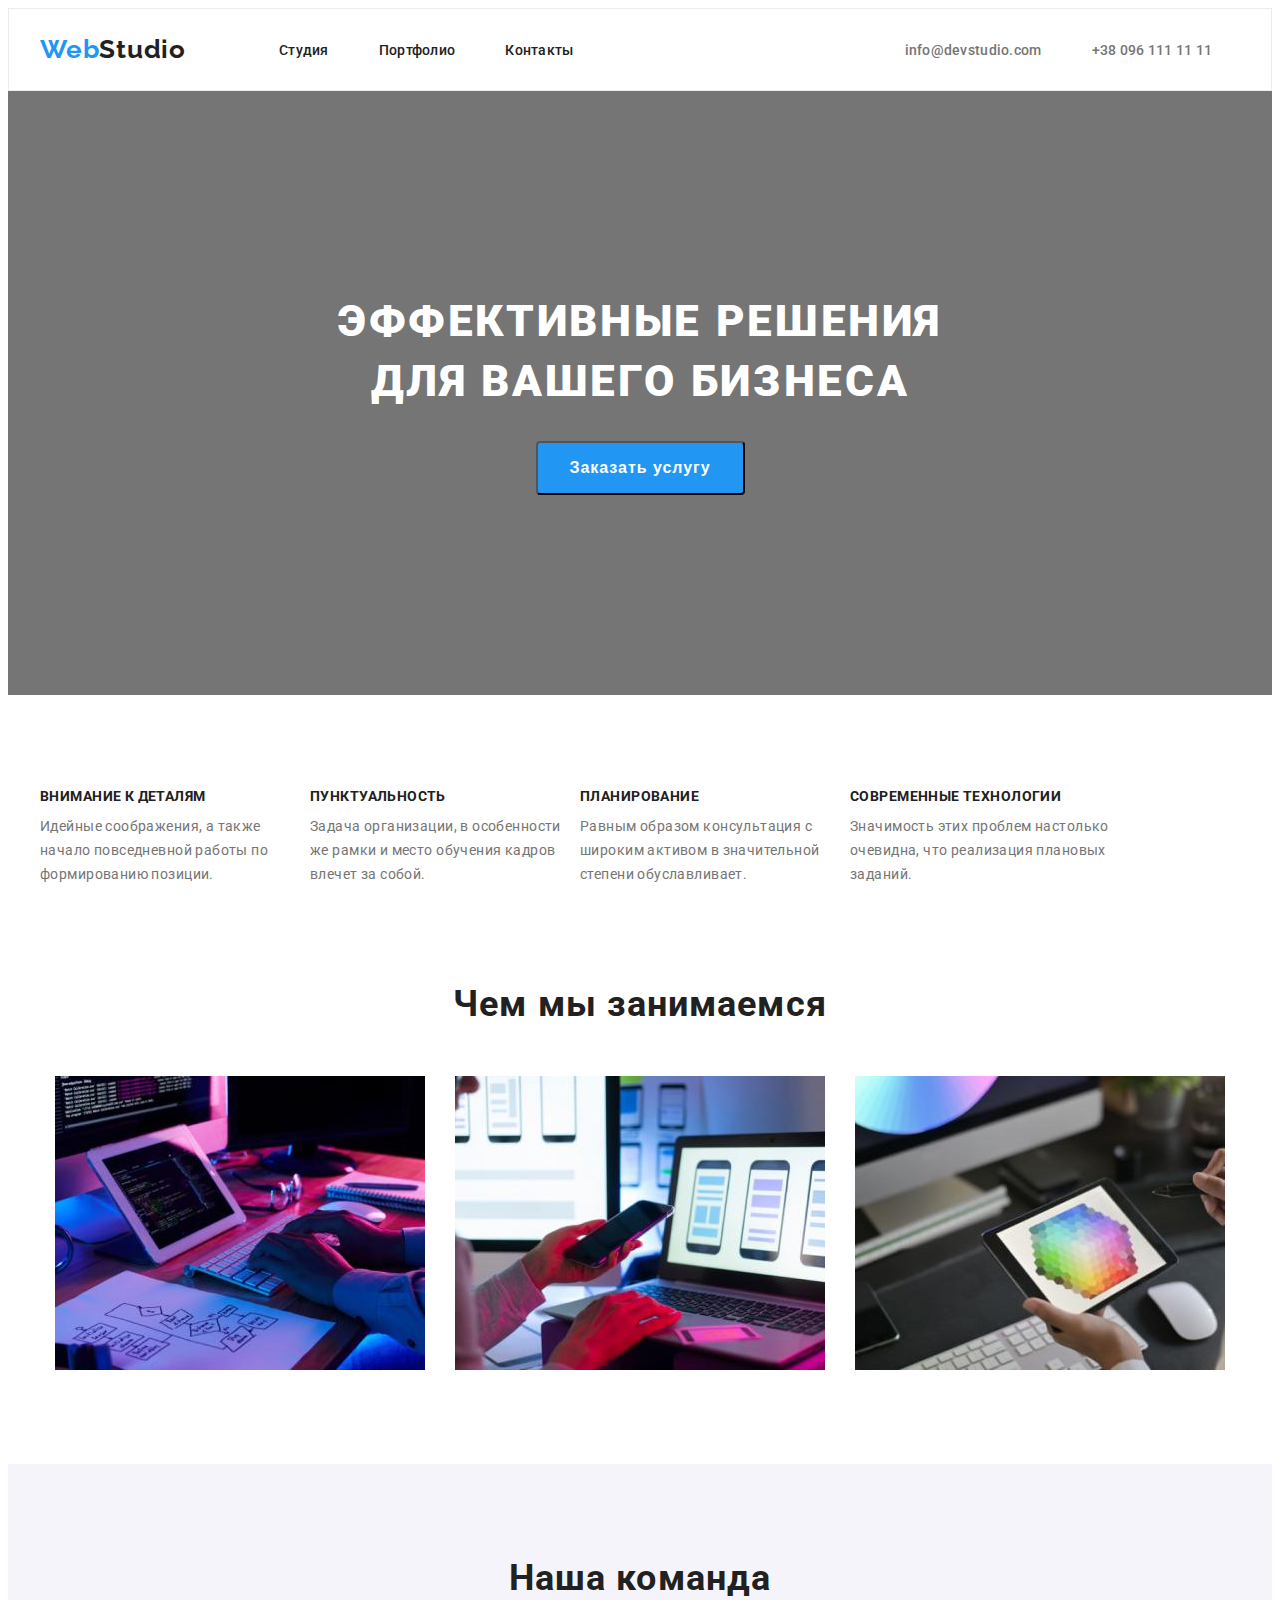
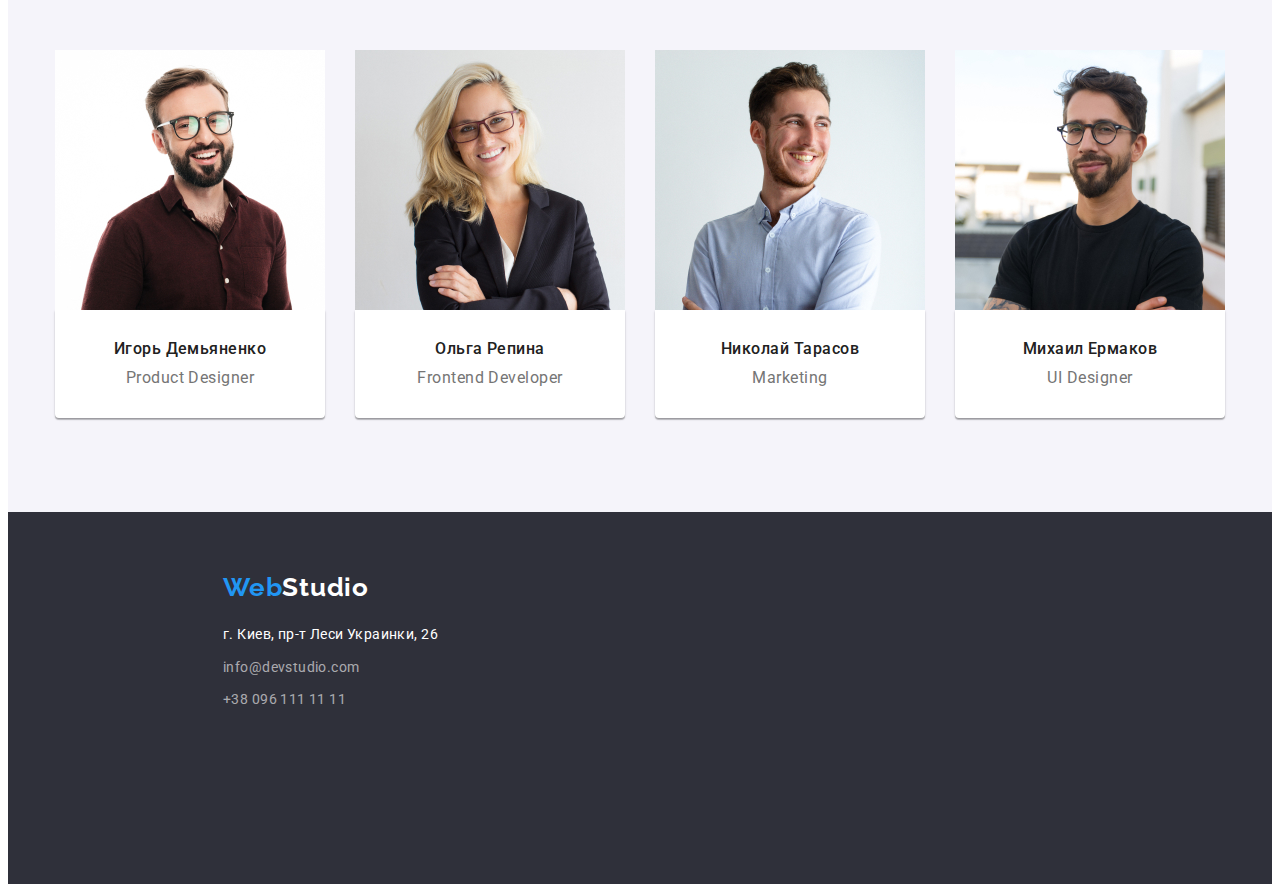
<file: index.html>
<!DOCTYPE html>
<html lang="ru">
<head>
    <meta charset="UTF-8">
    <meta http-equiv="X-UA-Compatible" content="IE=edge">
    <meta name="viewport" content="width=device-width, initial-scale=1.0">
    <title>Document</title>
    <link rel="stylesheet" href="https://cdnjs.cloudflare.com/ajax/libs/modern-normalize/1.1.0/modern-normalize.min.css" integrity="sha512-wpPYUAdjBVSE4KJnH1VR1HeZfpl1ub8YT/NKx4PuQ5NmX2tKuGu6U/JRp5y+Y8XG2tV+wKQpNHVUX03MfMFn9Q==" crossorigin="anonymous" referrerpolicy="no-referrer" />
    <link rel="preconnect" href="https://fonts.googleapis.com">
    <link rel="preconnect" href="https://fonts.gstatic.com" crossorigin>
    <link href="https://fonts.googleapis.com/css2?family=Raleway:wght@700&family=Roboto:wght@400;500;700;900&display=swap" rel="stylesheet">
    <link rel="stylesheet" href="./css/styles.css">
</head>


<!--------heder-------->
<body>
       <header class="header">
         <div class="container heder-container">
           <nav class="header-nav">
            <a href="/" class="logo link heder-logo" lang="en"><span class="logo-begin link">Web</span>Studio</a>
               <ul class="list header-list">
                  <li class="header-item"><a class="link header-link" href="">Студия</a></li>
                  <li class="header-item"><a class="link header-link" href="portfolio.html">Портфолио</a></li>
                  <li class="header-item"><a class="link header-link" href="">Контакты</a></li>
           
               </ul>
          </nav> 
            <ul class="list heder-container-box">
               <li>  <a class="link header-mail header-link" href="mailto:info@devstudio.com">info@devstudio.com</a></li>
               <li>  <a class="link header-tel header-link" href="tel:+380961111111">+38 096 111 11 11</a></li>  
           </ul>
          </div>
        </header>

<!-----------hero--------------------->
 
       <main class="hero-bg">
             <section class="hero">
                 <h1 class="hero-text" > Эффективные решения для вашего бизнеса</h1>
                 <button class="hero-btn hero-link hero-button" type="button"> Заказать услугу </button>
             </section>



<!--------about-------->             
             <section class="about">
               <div class="container">
                <h2 hidden>преймущество</h2>
                 <ul class="about-list list">
                   
                  <li class="about-item">
                     <h3 class="about-title">Внимание к деталям</h3> 
                      <p class="about-text">Идейные соображения, а также начало повседневной работы по формированию позиции.</p>
                   </li>

    
                    <li class="about-item">
                      <h3 class="about-title">Пунктуальность</h3>
                        <p class="about-text">Задача организации, в особенности же рамки и место обучения кадров влечет за собой.</p>
                   </li>

    
                    <li class="about-item">
                      <h3 class="about-title">Планирование</h3>
                        <p class="about-text">Равным образом консультация с широким активом в значительной степени обуславливает.</p>
                    </li>

    
                    <li class="about-item">
                      <h3 class="about-title">Современные технологии</h3>
                        <p class="about-text">Значимость этих проблем настолько очевидна, что реализация плановых заданий.</p>
                    </li>
                </ul>
              </div>
             </section>


<!----------about-second--------------->
             <section class="about-second">
               <h2 class="about-second-title">Чем мы занимаемся</h2>
                <ul class="list about-second-list">
                  <li class="about-second-img"> <img src="./img.1p/img1.jpg"
                     alt="печать кода на клаве" 
                     width="370"
                     height="294"
                      />
                   </li>

                   <li class="about-second-img"> <img src="./img.1p/img2.jpg"
                      alt="телефон и клава" 
                      width="370"
                      height="294"
                       />
                    </li>  

                   <li class="about-second-img"> <img src="./img.1p/img3.jpg" 
                      alt="планшет и клава" 
                      width="370"
                      height="294"
                       />
                </li>  
        </ul>
             </section>


<!--------------about-command------------>             
             <section class="about-command">
               <div class="container-about-command">
              
         <h2 class="about-command-title">Наша команда</h2>
          <ul class="list command-list">
            <li class="command-item"> <img src="./img.1p/img.command1.jpg"
                      alt="команда"
                      width="270"
                      height="260"
                />
                <div class="command-item-bottom">
                  <h3 class="about-command-title-name">Игорь Демьяненко</h3>
                    <p class="about-command-speciality" lang="en"> Product Designer </p>
                </div>
            </li>

             <li class="command-item"> <img src="./img.1p/img.command2.jpg"
                      alt="команда"
                      width="270"
                      height="260"
                />
                <div class="command-item-bottom">
                  <h3 class="about-command-title-name">Ольга Репина</h3>
                  <p class="about-command-speciality" lang="en"> Frontend Developer </p>
                </div>
             </li>

            <li class="command-item"> <img src="./img.1p/img.command3.jpg"
                      alt="команда"
                      width="270"
                      height="260"
                />
                <div class="command-item-bottom">
                  <h3 class="about-command-title-name">Николай Тарасов</h3>
                   <p class="about-command-speciality" lang="en"> Marketing </p>
                </div>
            </li>

            <li class="command-item"> <img src="./img.1p/img.command4.jpg"
                      alt="команда"
                      width="270"
                      height="260"
                />
                <div class="command-item-bottom">
                  <h3 class="about-command-title-name">Михаил Ермаков</h3>
                  <p class="about-command-speciality" lang="en"> UI Designer </p>
                </div>
            </li>

        </ul>
      </div>
             </section>



<!---------contacts---------->             
             <footer class="contacts">
              <a href="/" class="logo-footer link" lang="en"><span class="logo-begin link">Web</span>Studio</a>
                <address class="contacts-address">
                    <ul class="contacts-list list">
                      <li class="contacts-item"> <a class="contacts-link-address link" href="https://goo.gl/maps/XQGekrigaQS9kqwcA"
                        target="_blank" rel="nooperen noreferren">
                         г. Киев, пр-т Леси Украинки, 26 
                      </a>
                      </li>
                
                      <li class="contacts-item"> <a class="contacts-link link " href="mailto:info@devstudio.com">info@devstudio.com</a> </li>
                      <li class="contacts-item"> <a class="contacts-link link" href="tel:+380961111111">+38 096 111 11 11</a> </li> 
                    </ul>
                </address>
             </footer>
</main>
</body>
</html>
</file>
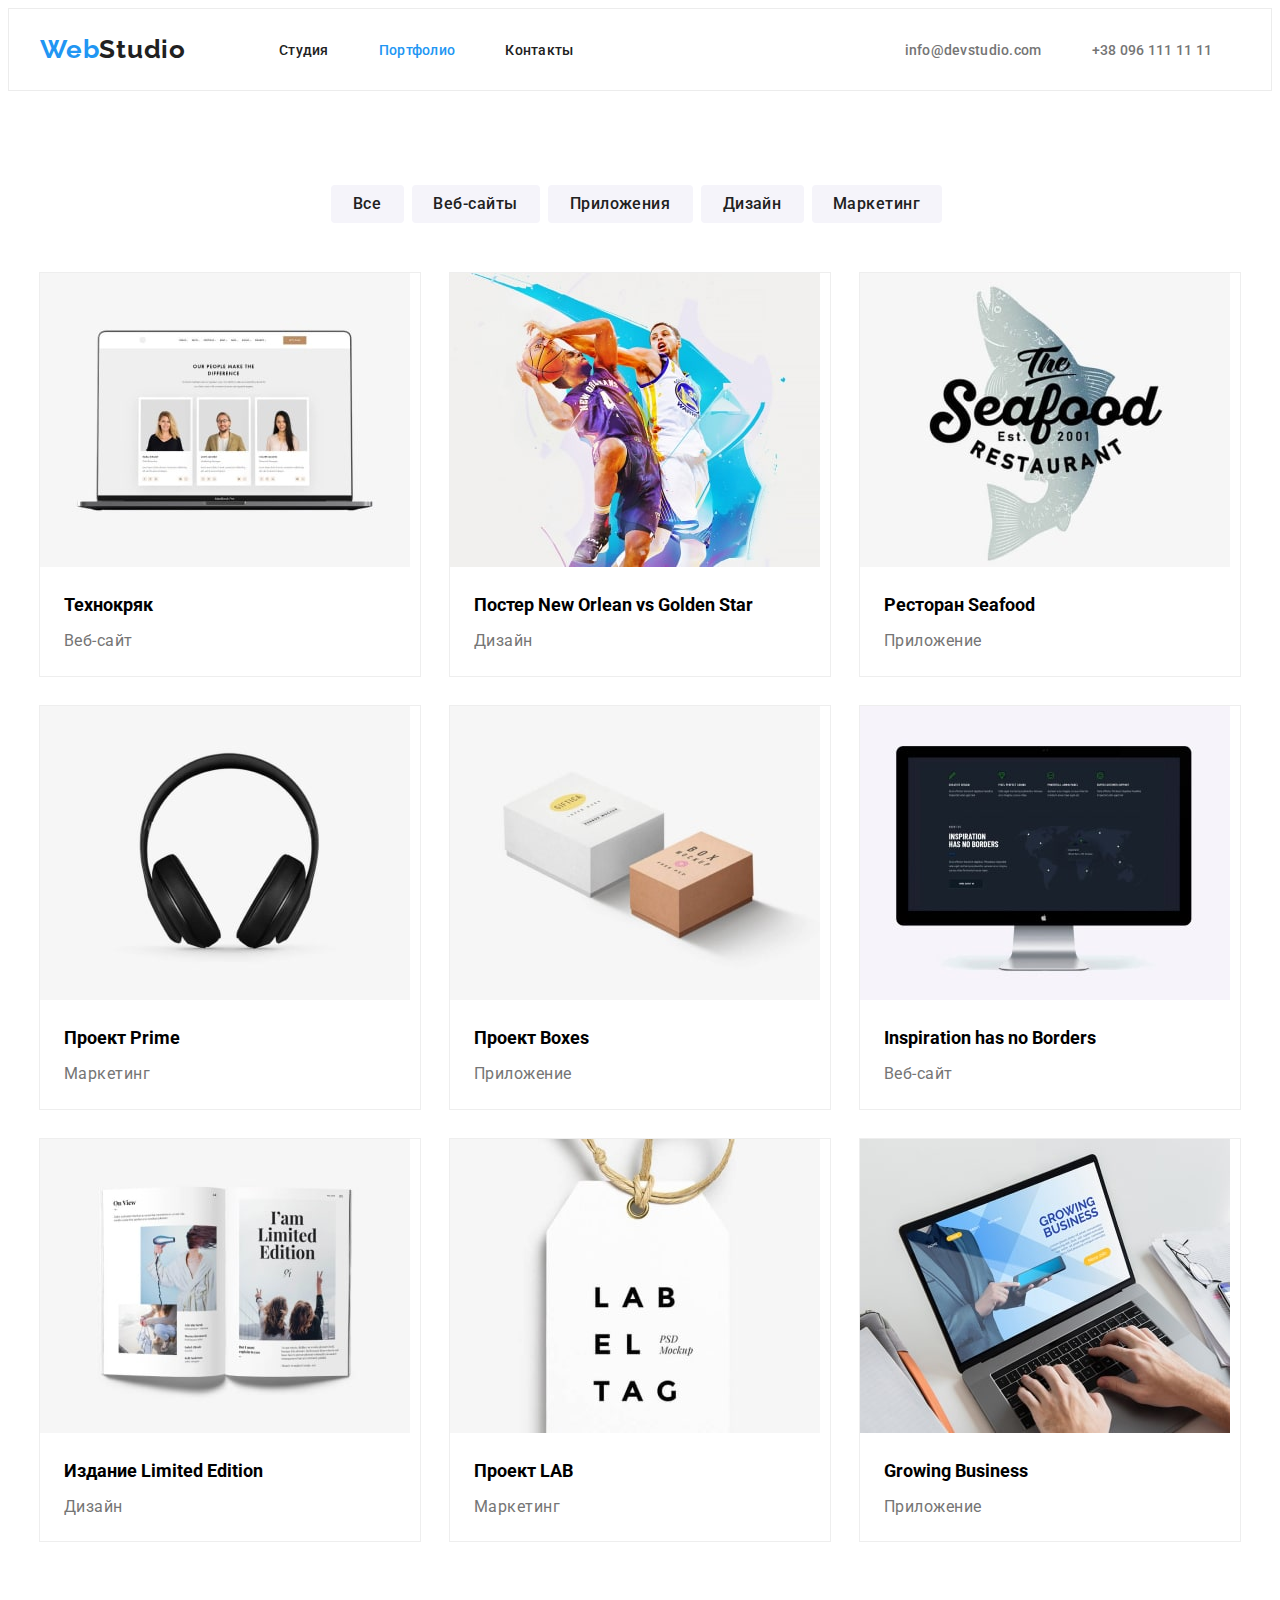
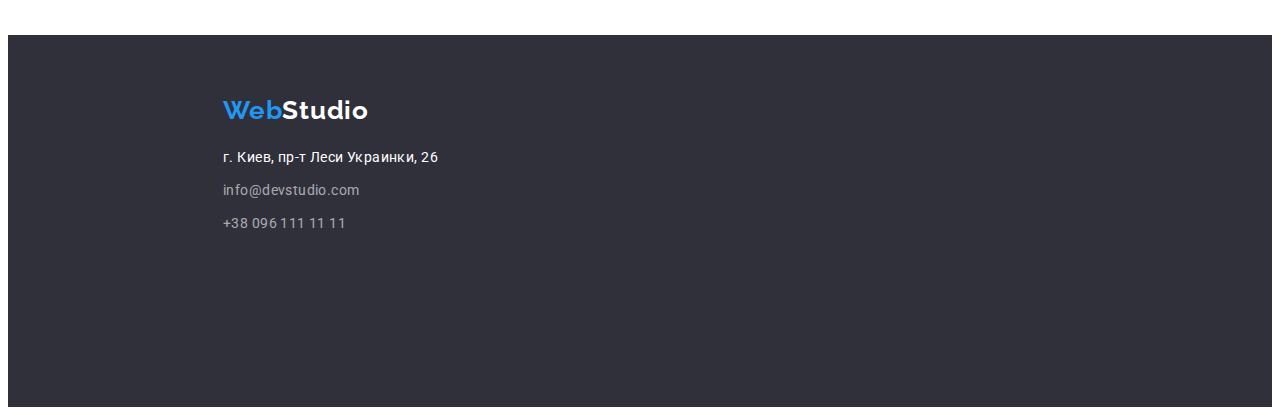
<file: portfolio.html>
<!DOCTYPE html>
<html lang="ru">
<head>
    <meta charset="UTF-8">
    <meta http-equiv="X-UA-Compatible" content="IE=edge">
    <meta name="viewport" content="width=device-width, initial-scale=1.0">
    <title>Document</title>
    <link rel="stylesheet" href="https://cdnjs.cloudflare.com/ajax/libs/modern-normalize/1.1.0/modern-normalize.min.css" integrity="sha512-wpPYUAdjBVSE4KJnH1VR1HeZfpl1ub8YT/NKx4PuQ5NmX2tKuGu6U/JRp5y+Y8XG2tV+wKQpNHVUX03MfMFn9Q==" crossorigin="anonymous" referrerpolicy="no-referrer" />
    <link rel="preconnect" href="https://fonts.googleapis.com">
    <link rel="preconnect" href="https://fonts.gstatic.com" crossorigin>
    <link href="https://fonts.googleapis.com/css2?family=Raleway:wght@700&family=Roboto:wght@400;500;700;900&display=swap" rel="stylesheet">
    <link rel="stylesheet" href="./css/styles.css">
</head>


<!--------heder--------->
<body>
    <header class="header">
      <div class="container heder-container">
        <nav class="header-nav">
          <a href="/" class="logo link heder-logo" lang="en"><span class="logo-begin link">Web</span>Studio</a>
            <ul class="list header-list">
               <li class="header-item"><a class="link header-link" href="">Студия</a></li>
               <li class="header-item"><a class="link header-link header-link-portfolio " href="">Портфолио</a></li>
               <li class="header-item"><a class="link header-link" href="">Контакты</a></li>
        
            </ul>
       </nav> 
         <ul class="list heder-container-box">
            <li>  <a class="link header-mail-portfolio header-link" href="mailto:info@devstudio.com">info@devstudio.com</a></li>
            <li>  <a class="link header-tel-portfolio header-link" href="tel:+380961111111">+38 096 111 11 11</a></li>  
        </ul>
        </div>
     </header>

<!----------hero-second-portfolio--------->
    <section class="hero-second">
       <button class="hero-second-portfolio-btn btn-1 hero-link hero-second-btn hero-second-text-portfolio  hero-second-focus" type="button">Все</button>
       <button class="hero-second-portfolio-btn btn-2 hero-link hero-second-btn hero-second-text-portfolio  hero-second-focus" type="button">Веб-сайты</button>
       <button class="hero-second-portfolio-btn btn-3 hero-link hero-second-btn hero-second-text-portfolio  hero-second-focus" type="button">Приложения</button>
       <button class="hero-second-portfolio-btn btn-4 hero-link hero-second-btn hero-second-text-portfolio  hero-second-focus" type="button">Дизайн</button>
       <button class="hero-second-portfolio-btn btn-5 hero-link hero-second-btn hero-second-text-portfolio  hero-second-focus" type="button">Маркетинг</button>
    </section>


               
<!--------about-portfolio--------> 
    <section class="about-second-portfolio">
      <div class="container-portfolio">
      <ul class="list list-about-portfolio">
        <li class="about-portfolio"><img src="./img.port/img1-min.jpg"
             alt="ноут"
             width="370"
             height="294"
             />
             <h1 class="about-second-portfolio-title">Технокряк </h1> 
             <p class="about-second-portfolio-text">Веб-сайт</p> 
        
        </li>

        <li class="about-portfolio"><img src="./img.port/img2-min.jpg"
          alt="ноут"
          width="370"
          height="294"
          />
          <h1 class="about-second-portfolio-title">Постер New Orlean vs Golden Star </h1> 
          <p class="about-second-portfolio-text">Дизайн</p> 
     
     </li>

     <li class="about-portfolio"><img src="./img.port/img3-min.jpg"
      alt="ноут"
      width="370"
      height="294"
      />
      <h1 class="about-second-portfolio-title">Ресторан Seafood </h1> 
      <p class="about-second-portfolio-text">Приложение</p> 
 
 </li>

 <li class="about-portfolio"><img src="./img.port/img4-min.jpg"
  alt="ноут"
  width="370"
  height="294"
  />
  <h1 class="about-second-portfolio-title">Проект Prime</h1> 
  <p class="about-second-portfolio-text">Маркетинг</p> 

</li>

<li class="about-portfolio"><img src="./img.port/img5-min.jpg"
  alt="ноут"
  width="370"
  height="294"
  />
  <h1 class="about-second-portfolio-title">Проект Boxes</h1> 
  <p class="about-second-portfolio-text">Приложение</p> 

</li>

<li class="about-portfolio"><img src="./img.port/img6-min.jpg"
  alt="ноут"
  width="370"
  height="294"
  />
  <h1 class="about-second-portfolio-title">Inspiration has no Borders</h1> 
  <p class="about-second-portfolio-text">Веб-сайт</p> 

</li>

<li class="about-portfolio"><img src="./img.port/img7-min.jpg"
  alt="ноут"
  width="370"
  height="294"
  />
  <h1 class="about-second-portfolio-title">Издание Limited Edition</h1> 
  <p class="about-second-portfolio-text">Дизайн</p> 

</li>

<li class="about-portfolio"><img src="./img.port/img8-min.jpg"
  alt="ноут"
  width="370"
  height="294"
  />
  <h1 class="about-second-portfolio-title">Проект LAB</h1> 
  <p class="about-second-portfolio-text">Маркетинг</p> 

</li>

<li class="about-portfolio"><img src="./img.port/img9-min.jpg"
  alt="ноут"
  width="370"
  height="294"
  />
  <h1 class="about-second-portfolio-title">Growing Business</h1> 
  <p class="about-second-portfolio-text">Приложение</p> 

</li>
      </ul>
    </div>

    </section>


<!---------contacts---------->             
<footer class="contacts">
  <a href="/" class="logo-footer link" lang="en"><span class="logo-begin link">Web</span>Studio</a>
    <address class="contacts-address">
        <ul class="contacts-list list">
          <li class="contacts-item"> <a class="contacts-link-address link" href="https://goo.gl/maps/XQGekrigaQS9kqwcA"
            target="_blank" rel="nooperen noreferren">
             г. Киев, пр-т Леси Украинки, 26 
          </a>
          </li>
    
          <li class="contacts-item"> <a class="contacts-link link " href="mailto:info@devstudio.com">info@devstudio.com</a> </li>
          <li class="contacts-item"> <a class="contacts-link link" href="tel:+380961111111">+38 096 111 11 11</a> </li> 
        </ul>
    </address>
 </footer>
</body>
</html>
</file>
<file: css/styles.css>
:root{
    --main-title-color:#FFFFFF;
    --second-title-color:#212121;
    --main-text-color:#757575; 
    --second-text-color:#FFFFFF;
    --accent-color: #2196F3;
    --main-btn-color: #FFFFFF;
    --header-text-color: #212121;
    --hero-btn: #212121;
}

a,
p,
h1,
h2,
h3,
h4 {
    margin: 0;
}

ul {
    margin: 0;
    padding: 0;
}

img {
    display: block; 
}

.container {
    width: 1200px;
    padding-left: 15px;
    padding-right: 15px;
    margin: 0 auto;
}

button {
    cursor: pointer;
}

body {
    font-family: Roboto ,sans-serif;
}



.list {
    list-style: none;
}



.link {
    text-decoration: none; 
}

/*---------logo--------------*/

.logo-footer {
    font-family: 
    Raleway;
    font-style: normal;
    font-weight: 700;
    font-size: 26px;
    line-height: 1.19;
    letter-spacing: 0.03em;
    color: var(--main-title-color);
}


.logo-begin { 
    font-family: Raleway;
    font-style: normal;
    font-weight: 700;
    font-size: 26px;
    line-height: 1.19;
    letter-spacing: 0.03em;
    color: #2196F3;
}

.logo {
    font-family: 
    Raleway;
    font-style: normal;
    font-weight: 700;
    font-size: 26px;
    line-height: 1.19;
    letter-spacing: 0.03em;
    color: #212121;  
}


/*--------------header--------------------------------------------*/

.header {
    padding-top: 25px;
    padding-bottom: 25px;
    border: 1px solid #ECECEC;
}

.heder-logo {
    margin-right: 93px;
}

.header-list {
    display: flex;
}


.header-nav {
    display: flex;
    align-items: center;
}


.heder-container {
    display: flex;
    align-items: center;
}


.heder-container-box {
    display: flex;
    margin-left: 331px;
    }

    
.header-mail {
    margin-right: 50px;
    
}    
.header-mail-portfolio {
    margin-right: 50px;
}

.header-item:not(:last-child) {
    margin-right: 50px;
}

.header-link {
    font-weight: 500;
    font-size: 14px;
    line-height: 1.14;
    letter-spacing: 0.02em;
    color: var(--header-text-color)
}

    .header-link:focus,
    .header-link:hover {
    color: var(--accent-color);
}



.header-tel {
    font-weight: 500;
    font-size: 14px;
    line-height: 1.14;
    letter-spacing: 0.02em;
    color: var(--main-text-color)
}

.header-mail {
    font-weight: 500;
    font-size: 14px;
    line-height: 1.14;
    letter-spacing: 0.02em;
    color: var(--main-text-color)
}




/*------------hero-----------------------------------------------*/




.hero {
    background-color: var(--main-text-color);
    padding-top: 200px ;
    padding-bottom: 200px;
}



.hero-btn {
    background: #2196F3;
    font-weight: 700;
    line-height: 1.87;
    font-size: 16px;
    display: flex;
    align-items: center;
    text-align: center;
    letter-spacing: 0.06em;
    color: var(--main-btn-color);
    margin: 0 auto;
    display: block;
    padding: 10px 32px;
    border-radius: 4px;
    

    margin-top: 30px;
    margin-left: auto;
    margin-right: auto;
}
.hero-btn:focus 
.hero-btn:hover{
    background-color: #188CE8
}


.hero-text {
    font-weight: 900;
    font-size: 44px;
    line-height: 1.37;
    text-align: center;
    letter-spacing: 0.06em;
    text-transform: uppercase;
    color: var(--main-title-color);
    width: 696px;
    

    margin-bottom: 30px;
    margin-left: auto;
    margin-right: auto;
}

.hero-link:focus,
.hero-link:hover {

}




/*------------about------------------------*/

.about-list {
    display: flex;
    flex-direction: row;
}

.about-text {
    
    width: 270px;
    height: 75px;
    top: 800px;
    left: 515px;

    font-weight:400;
    font-size: 14px;
    line-height: 1.71;
    letter-spacing: 0.03em;
    color: var(--main-text-color) 
    

}

.about {
    padding-top: 94px;
    padding-bottom: 94px;
}



.about-title{
    width: 270px;
    height: 16px;
    top: 774px;
    left: 515px;


    font-weight: 700;
    font-size: 14px;
    line-height: 1.14;
    letter-spacing: 0.03em;
    text-transform: uppercase;
    margin-bottom: 10px;
    color: var(--second-title-color)
    
    
}


/*------------about-second---------------------------*/



.about-second {
    padding-bottom: 94px;
}

.about-second-img:not(:last-child) {
    margin-right: 30px;
}

.about-second-list {
    display: flex;
    justify-content: center;
}


.about-second-title {
    font-weight: 700;
    font-size: 36px;
    line-height: 1.16;
    text-align: center;
    letter-spacing: 0.03em;
    margin-bottom: 50px;
    color: var(--second-title-color)
    
}

/*-----------about-command---------------------*/

.about-command {
    background: #F5F4FA;
    padding-top: 94px;
    padding-bottom: 94px;
}

.about-command-title {
    font-weight: 700;
    font-size: 36px;
    line-height: 1.16;
    text-align: center;
    letter-spacing: 0.03em;
    margin-bottom: 50px;
    color: var(--second-title-color)
    
}


.command-list {
    display: flex;
    flex-wrap: wrap;
    justify-content: center;
    margin-left: -30px;
    
}

.command-item {
    
    margin-left: 30px;
}

.command-item-bottom {
    padding-top: 30px;
    padding-bottom: 30px;

    background: #FFFFFF;
    box-shadow: 0px 1px 3px rgba(0, 0, 0, 0.12), 0px 1px 1px rgba(0, 0, 0, 0.14), 0px 2px 1px rgba(0, 0, 0, 0.2);
    border-radius: 0px 0px 4px 4px;
}

.about-command-title-name {
    font-weight: 500;
    font-size: 16px;
    line-height: 1.18;
    text-align: center;
    letter-spacing: 0.03em;
    margin-bottom: 10px;
    color: var(--second-title-color)
}

.about-command-speciality {
    font-weight: 400;
    font-size: 16px;
    line-height: 1.18;
    text-align: center;
    letter-spacing: 0.03em;
    color: var(--main-text-color)
}


/*-----------contacts---------------------*/




.contacts {
    background: #2F303A;
    height: 252px;
    left: 0px;
    top: 2097px;
    
    padding-bottom: 60px;
    padding-top: 60px;
    padding-left: 215px;
}


.contacts-list {
    margin-top: 20px;
}

.contacts-link {
    font-family: Roboto;
    font-style: normal;
    font-weight: 400;
    font-size: 14px;
    line-height: 1.71;
    letter-spacing: 0.03em;
    color: rgba(255, 255, 255, 0.6);
}

.contacts-item{
    margin-bottom: 9px;
}



.contacts-link-address {
    font-family: Roboto;
    font-style: normal;
    font-weight: 400;
    font-size: 14px;
    line-height: 1.71;
    letter-spacing: 0.03em;
    color: #FFFFFF;
    }


   /*-----------portfolio---------------------*/ 
   /*-----------hero---------------------*/



    .hero-second {
    display: flex;
    align-items: center;
    margin-top: 94px;
    margin-bottom: 50px;
    justify-content: center;
}

    .hero-second-text-portfolio {
    font-family: Roboto;
    font-style: 400;
    font-style: 400;
    font-weight: 500;
    font-size: 16px;
    line-height: 1.6;
    text-align: center;
    letter-spacing: 0.03em;
    color: var(--hero-btn)
    }

    

    .hero-second-btn{
    
    width: 145px;
    height: 38px;;
    left: 712px;
    top: 174px;
    background: #F5F4FA;
    border-radius: 4px;
    margin-right: 8px;
}

    
.hero-second-portfolio-btn {
    border: none;
    background: #F5F4FA;
    border-radius: 4px;
}


    .btn-1 {
    max-width: 73px;
    min-height: 38px;
}
    .btn-2 {
    max-width: 128px;
    min-height: 38px;  
    }
    .btn-3 {
    max-width: 145px;
    min-height: 38px;
    }
    .btn-4 { 
    max-width: 103px;
    min-height: 38px;
    }
    .btn-5 {
    max-width: 130px;
    min-height: 38px;
    }




    .hero-second-focus:focus,
    .hero-second-focus:hover {
    background: var(--accent-color);
    color: var(--main-title-color);
    }


      /*-----------about---------------------*/


    .container-portfolio{
    width: 1200px;
    Padding: 0 15px;
    Margin: 0 auto;
}

    .about-second-portfolio {
    
    padding-bottom: 94px;
}
        

.list-about-portfolio {
    display: flex;
    flex-wrap: wrap;
    margin-bottom: -30px;
    margin-right: -30px;
    }

    


.about-portfolio {

    

    outline: 1px solid #EEEEEE;
    box-sizing: border-box;    

    flex-basis: calc((100% - 3 * 30px) / 3);
    margin-bottom: 30px;
    margin-right: 30px;
    

}

.about-second-portfolio-title {
    margin-top: 20px;
    padding-right: 24px;
    padding-left: 24px;
    font-size: 18px;
    line-height: 36px;
}

.about-second-portfolio-text {
    font-style: 400;
    font-weight: normal;
    font-size: 16px;
    line-height: 1.8;
    letter-spacing: 0.03em;
    margin-top: 4px;
    margin-bottom: 20px;
    padding-right: 24px;
    padding-left: 24px;
    color: var(--main-text-color)
}



/*--------------header------------------*/

.header-tel-portfolio {
    font-weight: 500;
    font-size: 14px;
    line-height: 1.14;
    letter-spacing: 0.02em;
    color: #757575;
}

.header-mail-portfolio {
    font-weight: 500;
    font-size: 14px;
    line-height:1.14;
    letter-spacing: 0.02em;
    color: #757575;
}


.header-link-portfolio-focus:focus,
.header-link-portfolio-focus:hover {
color: var(--accent-color);
}

.header-link-portfolio {
    font-weight: 500;
    font-size: 14px;
    line-height:1.14;
    letter-spacing: 0.02em;
    color: #2196F3;
}
</file>
